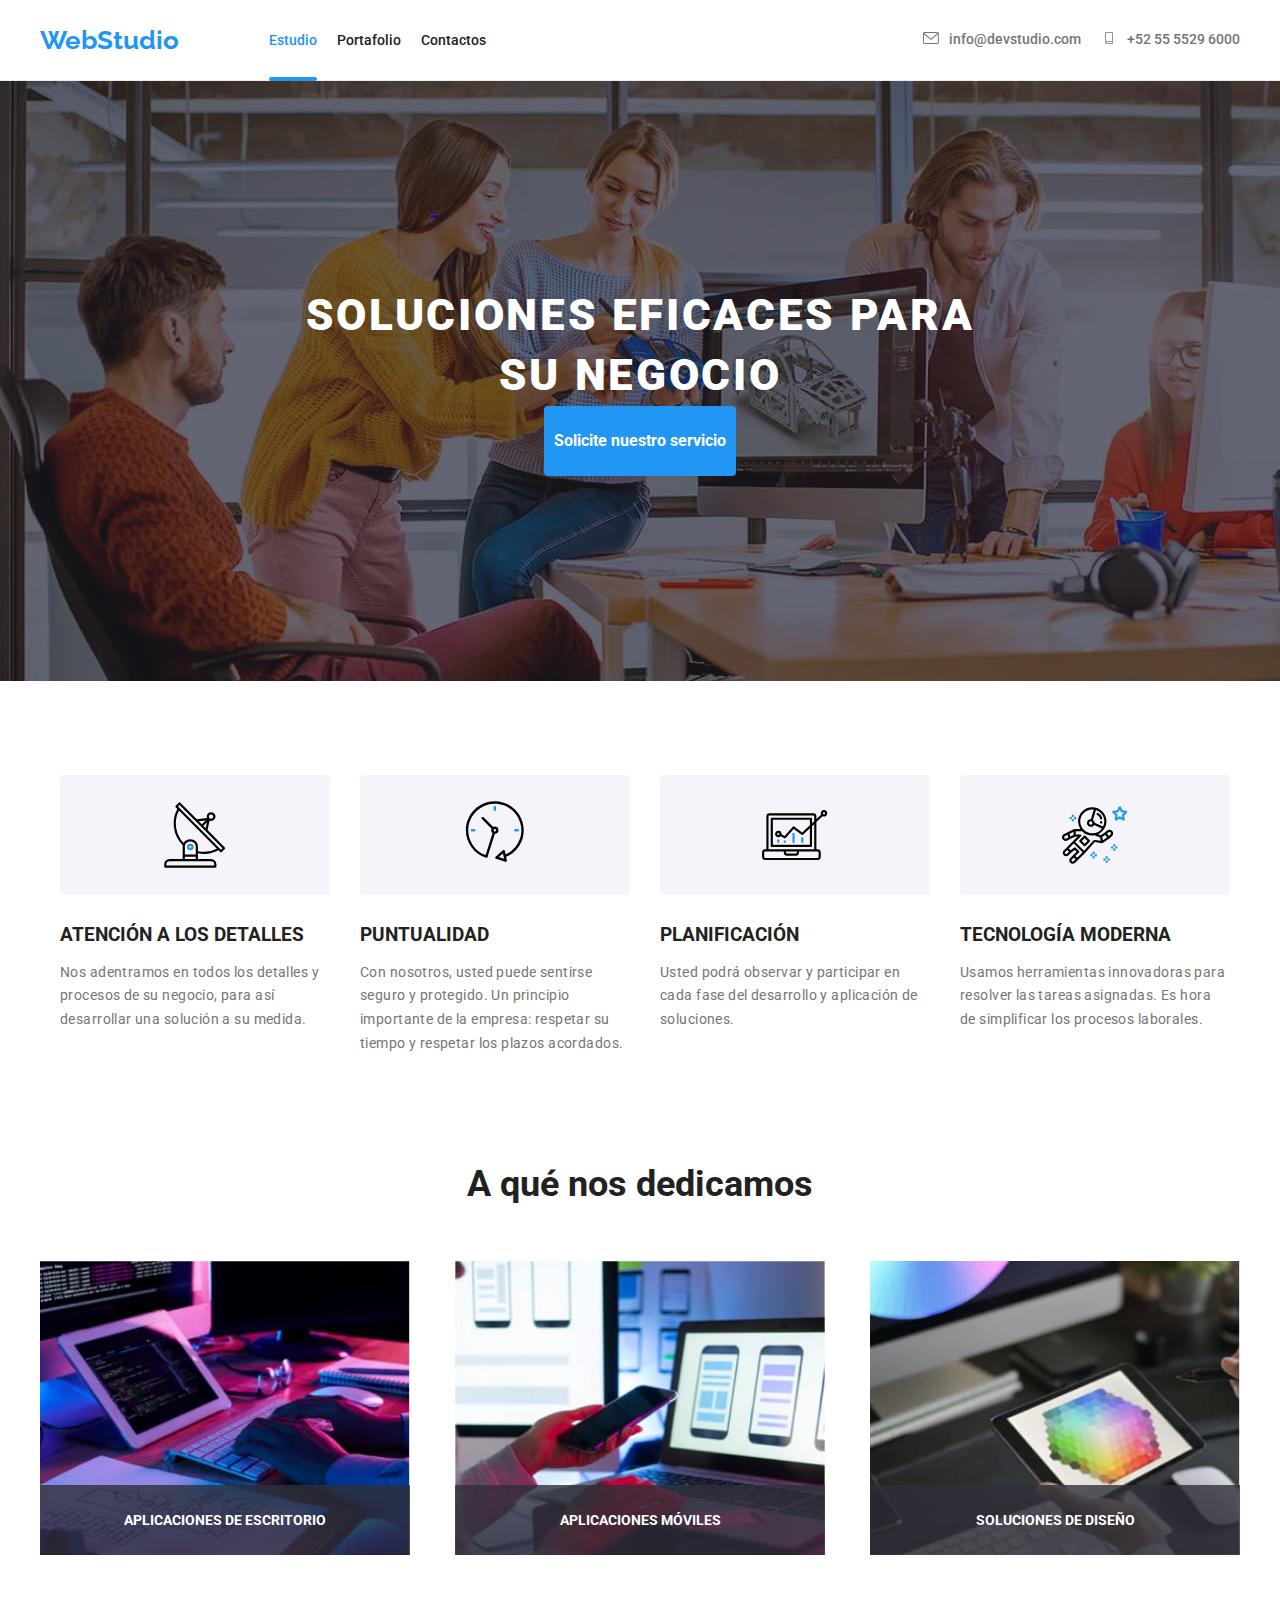
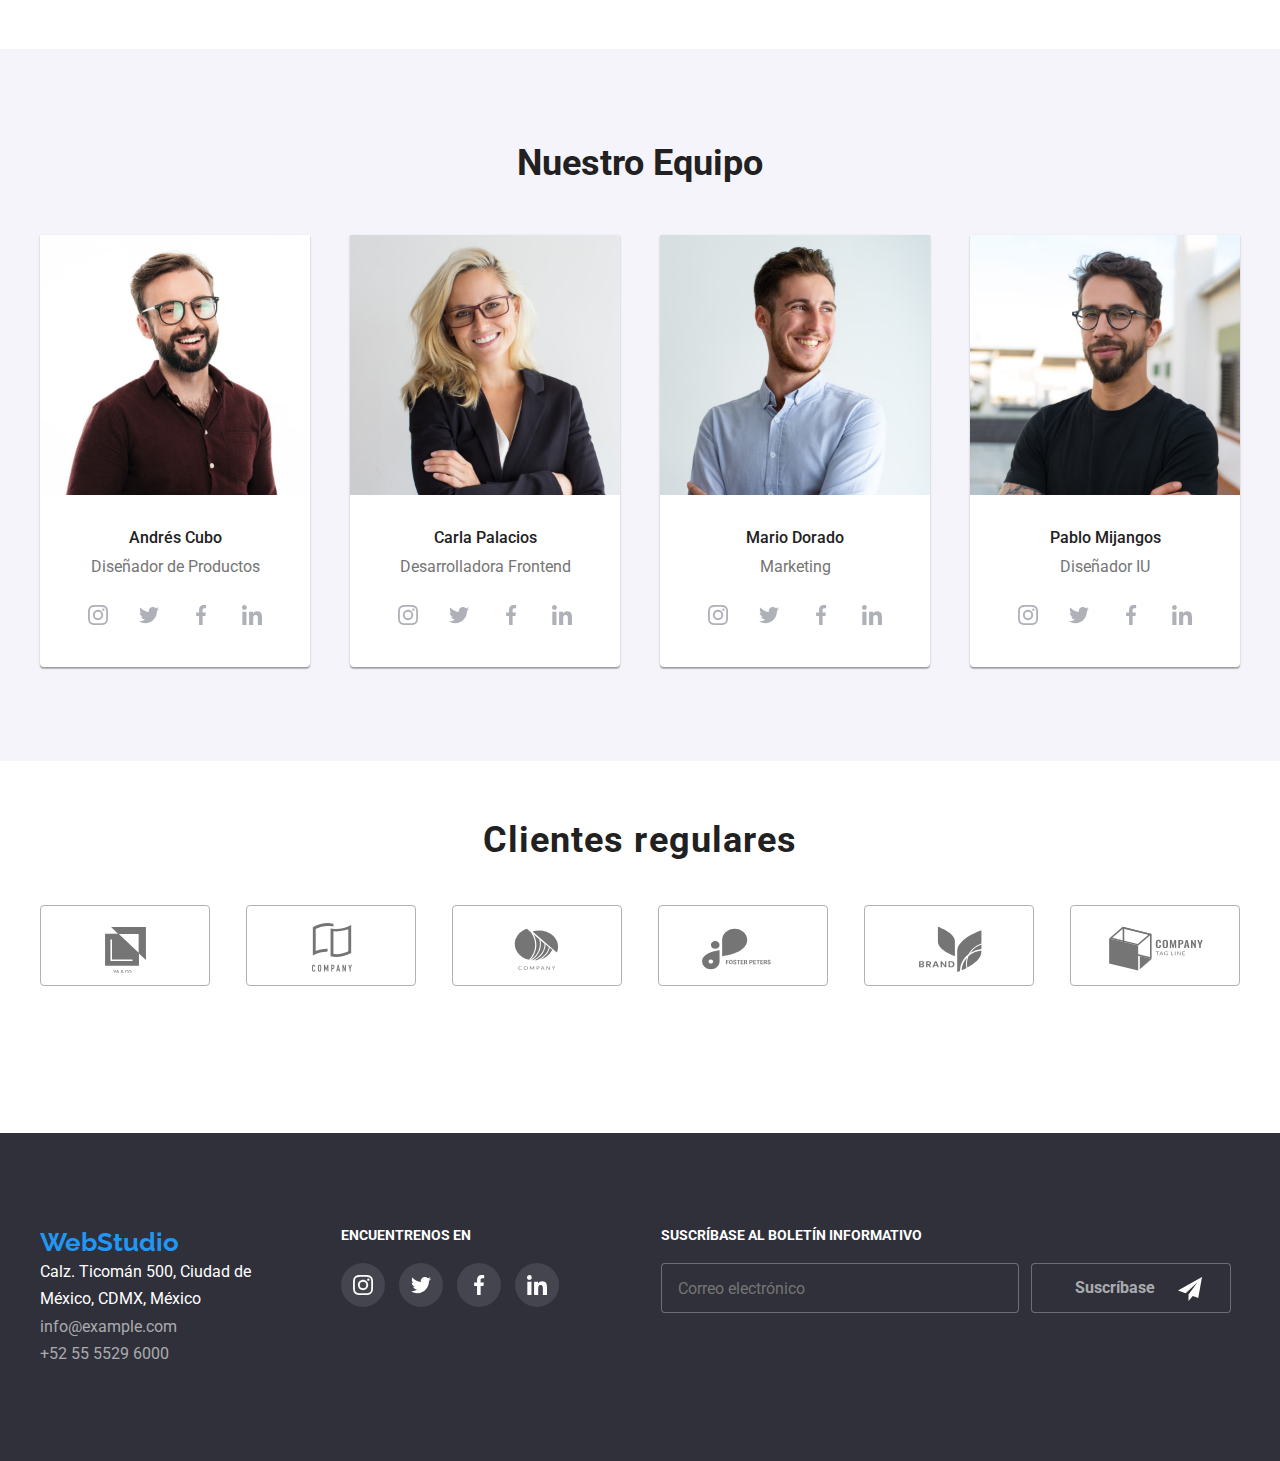
<file: index.html>
<!DOCTYPE html>
<html lang="en">
  <head>
    <meta charset="UTF-8" />
    <meta http-equiv="X-UA-Compatible" content="IE=edge" />
    <meta name="viewport" content="width=device-width, initial-scale=1.0" />
      <!--normalize-->
      <link
      rel="stylesheet"
      href="https://cdnjs.cloudflare.com/ajax/libs/modern-normalize/1.0.0/modern-normalize.min.css"
    />
    <link rel="preconnect" href="https://fonts.googleapis.com" />
    <link rel="preconnect" href="https://fonts.gstatic.com" crossorigin />
    <link
      href="https://fonts.googleapis.com/css2?family=Raleway:ital,wght@0,100;0,200;0,300;0,400;0,500;0,600;0,700;0,800;0,900;1,100;1,200;1,300;1,400;1,500;1,600;1,700;1,800;1,900&family=Roboto:ital,wght@0,100;0,300;0,400;0,500;0,700;0,900;1,100;1,300;1,400;1,500;1,700&display=swap"
      rel="stylesheet"
    />
    <title>WebStudio Proyect</title>
    <link rel="stylesheet" href="./CSS/main.min.css">
  </head>
  <body>
    <header class="header__border">
      <div class="header container">
        <nav class="header__nav nav">
          <a class="nav__logo logo" href="#">WebStudio</a>
            <ul class="nav__navigation-links list">
              <li class="link"><a class="nav__navigation-links--current nav__navigation" href="/index.html">Estudio</a></li>
                <li class="link"><a class="nav__navigation" href="./portafolio.html">Portafolio</a></li>
                <li class="link"><a class="nav__navigation" href="#">Contactos</a></li>
            </ul>
        </nav>

      <ul class="contacts list">
        <!--Envío de correo-->
        <li class="contacts__li">
          <a class="contacts__link"href="mailto:info@devstudio.com"
            >
            <svg class="contacts__icon">
            <use href="./images/icons.svg#icon-sobre">
            </use>
          </svg>info@devstudio.com</a>
                    
        </li>
        <!--Llamada telefónica-->
        <li>
          
          <a class="contacts__link" href="tel:+525555296000">
            <svg class="contacts__icon">
              <use href="./images/icons.svg#icon-telefono">
              </use>
            </svg>+52 55 5529 6000</a>
        </li>
      </ul>  
      </div>
    </header>
    <main>
      <section class="hero">
        <h1 class="hero__title">SOLUCIONES EFICACES PARA SU NEGOCIO</h1>
        <button type="button" class="hero__button" data-modal-open >Solicite nuestro servicio</button>
      </section>
      <section class="benefits container">
        <h2 class="benefits__principle-title" style="display: none">BENEFICIOS</h2>
        <ul class="list benefits__ul">
          <li class="benefits__items">
            <div class="benefits__icon-container">
              <svg class="benefits__icon">
              <use href="./images/icons.svg#icon-antena">
              </use>
            </svg>
          </div>
            <h3 class="benefits__title">ATENCIÓN A LOS DETALLES</h3>
            <p class="benefits__text">
              Nos adentramos en todos los detalles y procesos de su negocio,
              para así desarrollar una solución a su medida.
            </p>
          </li>

          <li class="benefits__items">
            <div class="benefits__icon-container">
              <svg class="benefits__icon">
              <use href="./images/icons.svg#icon-reloj">
              </use>
            </svg>
          </div>
            <h3 class="benefits__title">PUNTUALIDAD</h3>
            <p class="benefits__text">
              Con nosotros, usted puede sentirse seguro y protegido. Un
              principio importante de la empresa: respetar su tiempo y respetar
              los plazos acordados.
            </p>
          </li>

          <li class="benefits__items">
            <div class="benefits__icon-container">
              <svg class="benefits__icon">
              <use href="./images/icons.svg#icon-diagrama">
              </use>
            </svg>
          </div>
            <h3 class="benefits__title">PLANIFICACIÓN</h3>
            <p class="benefits__text">
              Usted podrá observar y participar en cada fase del desarrollo y
              aplicación de soluciones.
            </p>
          </li>

          <li class="benefits__items">
            <div class="benefits__icon-container">
              <svg class="benefits__icon">
              <use href="./images/icons.svg#icon-astronauta">
              </use>
            </svg>
          </div>
            <h3 class="benefits__title">TECNOLOGÍA MODERNA</h3>
            <p class="benefits__text">
              Usamos herramientas innovadoras para resolver las tareas
              asignadas. Es hora de simplificar los procesos laborales.
            </p>
          </li>
        </ul>
      </section>

      <section class="services container">
        <h2 class="services__title">A qué nos dedicamos</h2>
        <ul class="list services__list">
          <li>
            <div class="services__box">
            <img
              src="./images/img1.jpg"
              alt="Escribiendo en teclado"
              width="370"
              height="294"
            />
            <h3 class="services__text">APLICACIONES DE ESCRITORIO</h3>
          </div>
          </li>
          <li>
            <div class="services__box">
            <img
              src="./images/img2.jpg"
              alt="App Celular"
              width="370"
              height="294"
            />
            <h3 class="services__text">APLICACIONES MÓVILES</h3>
          </div>
          </li>
          <li>
            <div class="services__box">
            <img
              src="./images/img3.jpg"
              alt="Tablet"
              width="370"
              height="294"
            />
            <h3 class="services__text">SOLUCIONES DE DISEÑO</h3>
          </div>
          </li>
        </ul> 
      </section>

      <section class="team">
        <div class="container">
          <h2 class="team__title">Nuestro Equipo</h2>
            <ul class="list team__list">
              <li class="team__id">
                <img
                  src="./images/team1.jpg"
                  alt="Foto Andrés Cubo"
                  width="270"
                  height="260"
                />
                <h3 class="team__id-name">Andrés Cubo</h3>
                <p class="team__id-text">Diseñador de Productos</p>
                <ul class="list team__icons-media">
                  <li class="team__icons-background">
                <a href="#" target="_blank" rel="noopener noreferrer"> 
                <svg class="team__social-media">
                  <use href="./images/icons.svg#icon-instagram">
                  </use>
                </svg>
              </a>
              </li>
              <li class="team__icons-background">
            <a href="#" target="_blank" rel="noopener noreferrer"> 
            <svg  class="team__social-media">
              <use href="./images/icons.svg#icon-twitter">
              </use>
            </svg>
          </a>
              </li>
              <li class="team__icons-background">
            <a href="#" target="_blank" rel="noopener noreferrer"> 
            <svg  class="team__social-media">
              <use href="./images/icons.svg#icon-facebook">
              </use>
            </svg>
          </a>
              </li>
              <li class="team__icons-background">
            <a href="#" target="_blank" rel="noopener noreferrer"> 
            <svg  class="team__social-media">
              <use href="./images/icons.svg#icon-linkedin">
              </use>
            </svg>
          </a>
              </li>
          </ul>
          </li>
          <li class="team__id">
            <img
              src="./images/team2.jpg"
              alt="Foto Carla Palacios"
              width="270"
              height="260"
            />
            <h3 class="team__id-name">Carla Palacios</h3>
            <p class="team__id-text">Desarrolladora Frontend</p>
            <ul class="list team__icons-media">
              <li class="team__icons-background">
            <a href="#" target="_blank" rel="noopener noreferrer"> 
            <svg  class="team__social-media">
              <use href="./images/icons.svg#icon-instagram">
              </use>
            </svg>
          </a>
          </li> 
          <li class="team__icons-background">
            <a href="#" target="_blank" rel="noopener noreferrer"> 
            <svg  class="team__social-media">
              <use href="./images/icons.svg#icon-twitter">
              </use>
            </svg>
          </a>
          </li>
          <li class="team__icons-background">
            <a href="#" target="_blank" rel="noopener noreferrer"> 
            <svg  class="team__social-media">
              <use href="./images/icons.svg#icon-facebook">
              </use>
            </svg>
          </a>
          </li>
          <li class="team__icons-background">
            <a href="#" target="_blank" rel="noopener noreferrer"> 
            <svg  class="team__social-media">
              <use href="./images/icons.svg#icon-linkedin">
              </use>
            </svg>
          </a>
          </li>
          </ul>
          </li>
          <li class="team__id">
            <img
              src="./images/team3.jpg"
              alt="Foto Mario Dorado"
              width="270"
              height="260"
            />
            <h3 class="team__id-name">Mario Dorado</h3>
            <p class="team__id-text">Marketing</p>
            <ul class="list team__icons-media">
              <li class="team__icons-background">
            <a href="#" target="_blank" rel="noopener noreferrer"> 
            <svg  class="team__social-media">
              <use href="./images/icons.svg#icon-instagram">
              </use>
            </svg>
          </a>
              </li>
              <li class="team__icons-background">
            <a href="#" target="_blank" rel="noopener noreferrer"> 
            <svg  class="team__social-media">
              <use href="./images/icons.svg#icon-twitter">
              </use>
            </svg>
          </a>
          </li>
          <li class="team__icons-background">
            <a href="#" target="_blank" rel="noopener noreferrer"> 
            <svg  class="team__social-media">
              <use href="./images/icons.svg#icon-facebook">
              </use>
            </svg>
          </a>
          </li>
          <li class="team__icons-background">
            <a href="#" target="_blank" rel="noopener noreferrer"> 
            <svg  class="team__social-media">
              <use href="./images/icons.svg#icon-linkedin">
              </use>
            </svg>
          </a>
          </li>
          </ul>
          </li>
          <li class="team__id">
            <img
              src="./images/team4.jpg"
              alt="Foto Pablo Mijangos"
              width="270"
              height="260"
            />
            <h3 class="team__id-name">Pablo Mijangos</h3>
            <p class="team__id-text">Diseñador IU</p>
            <ul class="list team__icons-media">
              <li class="team__icons-background">
            <a href="#" target="_blank" rel="noopener noreferrer"> 
            <svg  class="team__social-media">
              <use href="./images/icons.svg#icon-instagram">
              </use>
            </svg>
          </a>
          </li>
          <li class="team__icons-background">
            <a href="#" target="_blank" rel="noopener noreferrer"> 
            <svg  class="team__social-media">
              <use href="./images/icons.svg#icon-twitter">
              </use>
            </svg>
          </a>
          </li>
          <li class="team__icons-background">
            <a href="#" target="_blank" rel="noopener noreferrer"> 
            <svg  class="team__social-media">
              <use href="./images/icons.svg#icon-facebook">
              </use>
            </svg>
          </a>
          </li>
          <li class="team__icons-background">
            <a href="#" target="_blank" rel="noopener noreferrer"> 
            <svg  class="team__social-media">
              <use href="./images/icons.svg#icon-linkedin">
              </use>
            </svg>
          </a>
          </li>
        </ul>
        </div>
        </section>

      <section class="clients">
        <h2 style="display: none">Clientes</h2>
      <div class="container company">
        <h3 class="company__title">Clientes regulares</h3>
        <ul class="list company__icon-container"> 
          <li class="company__rectangle">
          <a href="#" target="_blank" rel="noopener noreferrer">
          <svg  class="company__icon">
          <use href="./images/icons.svg#icon-logo1">
          </use>
          </svg>
        </a>
          </li>
          <li class="company__rectangle">
        <a href="#" target="_blank" rel="noopener noreferrer">
        <svg  class="company__icon">
          <use href="./images/icons.svg#icon-logo2">
          </use>
        </svg>
      </a>
      </li>
      <li class="company__rectangle">
        <a href="#" target="_blank" rel="noopener noreferrer">
        <svg  class="company__icon">
          <use href="./images/icons.svg#icon-logo3">
          </use>
        </svg>
      </a>
      </li>
      <li class="company__rectangle">
        <a href="#" target="_blank" rel="noopener noreferrer">
        <svg  class="company__icon">
          <use href="./images/icons.svg#icon-logo4">
          </use>
        </svg>
      </a>
      </li>
      <li class="company__rectangle">
        <a href="#" target="_blank" rel="noopener noreferrer">
        <svg  class="company__icon">
          <use href="./images/icons.svg#icon-logo5">
          </use>
        </svg>
      </a>
      </li>
      <li class="company__rectangle">
        <a href="#" target="_blank" rel="noopener noreferrer">
        <svg  class="company__icon">
          <use href="./images/icons.svg#icon-logo6">
          </use>
        </svg>
      </a>
      </li>
      </ul> 
      </div>
    </main>

    <footer class="footer">
      <div class="container footer__container">
        <div>
          <a class="logo" href="#">WebStudio</a>
          <address>
            <ul class="list footer__list">
              <li>
                <a class="footer__address"
              href="https://goo.gl/maps/PHKaTiNZTSh5ryRF7"
              target="_blank"
              rel="noopener noreferrer"
              >Calz. Ticomán 500, Ciudad de México, CDMX, México</a
            >
          </li>
          <li>
            <a class="footer__contact" href="mailto:info@example.com"
              >info@example.com</a
            >
          </li>
          <li>
            <a class="footer__contact" href="tel:+525555296000"
              >+52 55 5529 6000
            </a>
          </li>
        </ul>
      </address> 
      </div>
      <div class="footer__media">
        <h3 class="footer__media-title">ENCUENTRENOS EN</h3>
        <div class="footer__cont-icons">
        <a href="#" target="_blank" rel="noopener noreferrer">
        <svg  class="footer__social-media">
          <use href="./images/icons.svg#icon-instagram">
          </use>
        </svg>
      </a>  
      </div>
      <div class="footer__cont-icons">
        <a href="#" target="_blank" rel="noopener noreferrer">
        <svg  class="footer__social-media">
          <use href="./images/icons.svg#icon-twitter">
          </use>
        </svg>
      </a>
      </div>
      <div class="footer__cont-icons">
      <a href="#" target="_blank" rel="noopener noreferrer">
      <svg  class="footer__social-media">
        <use href="./images/icons.svg#icon-facebook">
        </use>
      </svg>
    </a>
    </div>
    <div class="footer__cont-icons">
      <a href="#" target="_blank" rel="noopener noreferrer">
      <svg  class="footer__social-media">
        <use href="./images/icons.svg#icon-linkedin">
        </use>
      </svg>
    </a>
    </div>
      </div>
<!--formulario subscripción al boletín-->
      <div class="boletin">
        <h3 class="boletin__h">SUSCRÍBASE al boletín informativo</h3>
        <form class="boletin__form">
          <input class="boletin__input" type="email" name="email" required placeholder="Correo electrónico"/>
          <button  class="boletin__submit" type="submit">Suscríbase
            <svg  class="boletin__send-email-icon">
              <use href="./images/icons.svg#icon-send-icon">
            </use>
          </svg>  
          </button>
        </form>
      </div>
      </div>
    </footer>

    <!--modal-->
    <div class="backdrop is-hidden" data-modal>
      <div class="modal">
        <button class="modal__close" data-modal-close>X</button>
          <h3 class="modal__title">Deje sus datos, nos contactaremos con usted</h3>
          <form class="form" autocomplete="on">
              <label class="form__label" for="name" >Nombre</label>
              <div class="form__cont-input">
                <input class="form__input" type="text" name="nombre" id="name">
                <svg class="form__svg-input">
                  <use href="./images/icons.svg#icon-user-form"></use>
                </svg>
              </div>

              <label class="form__label" for="tel">Teléfono</label>
              <div class="form__cont-input">
                <input class="form__input" type="tel" name="telefono" id="tel">
                <svg class="form__svg-input">
                  <use href="./images/icons.svg#icon-tel-form"></use>
                </svg>
              </div>
              
              <label class="form__label" for="email">E-mail</label>
              <div class="form__cont-input">
                <input class="form__input" type="email" name="email" id="email" required>
                <svg class="form__svg-input">
                  <use href="./images/icons.svg#icon-e-mail-form"></use>
                </svg>
              </div>
              
              <label class="form__label">Comentarios</label>
                <textarea class="modal__textarea" name="comentarios" placeholder="Introduzca el texto"></textarea>       
          
              
                <label class="checkbox">
                    <input class=checkbox__input type="checkbox" name="checkbox">
                      <svg class="checkbox__svg">
                        <use href="./images/icons.svg#icon-check"></use>
                      </svg>
                      <p class="checkbox__policy-p">
                        Estoy de acuerdo con el boletín informativo y acepto los <a class="checkbox__policy-a" href="#">Términos y Condiciones</a>
                      </p>
                  </label>
            
              <button class="send__form" type="submit">Enviar</button>
            </div>
          </form>
        </div>
        
      </div>
    </div>
    <script src="./js/modal.js"></script>
  </body>
</html>
</file>
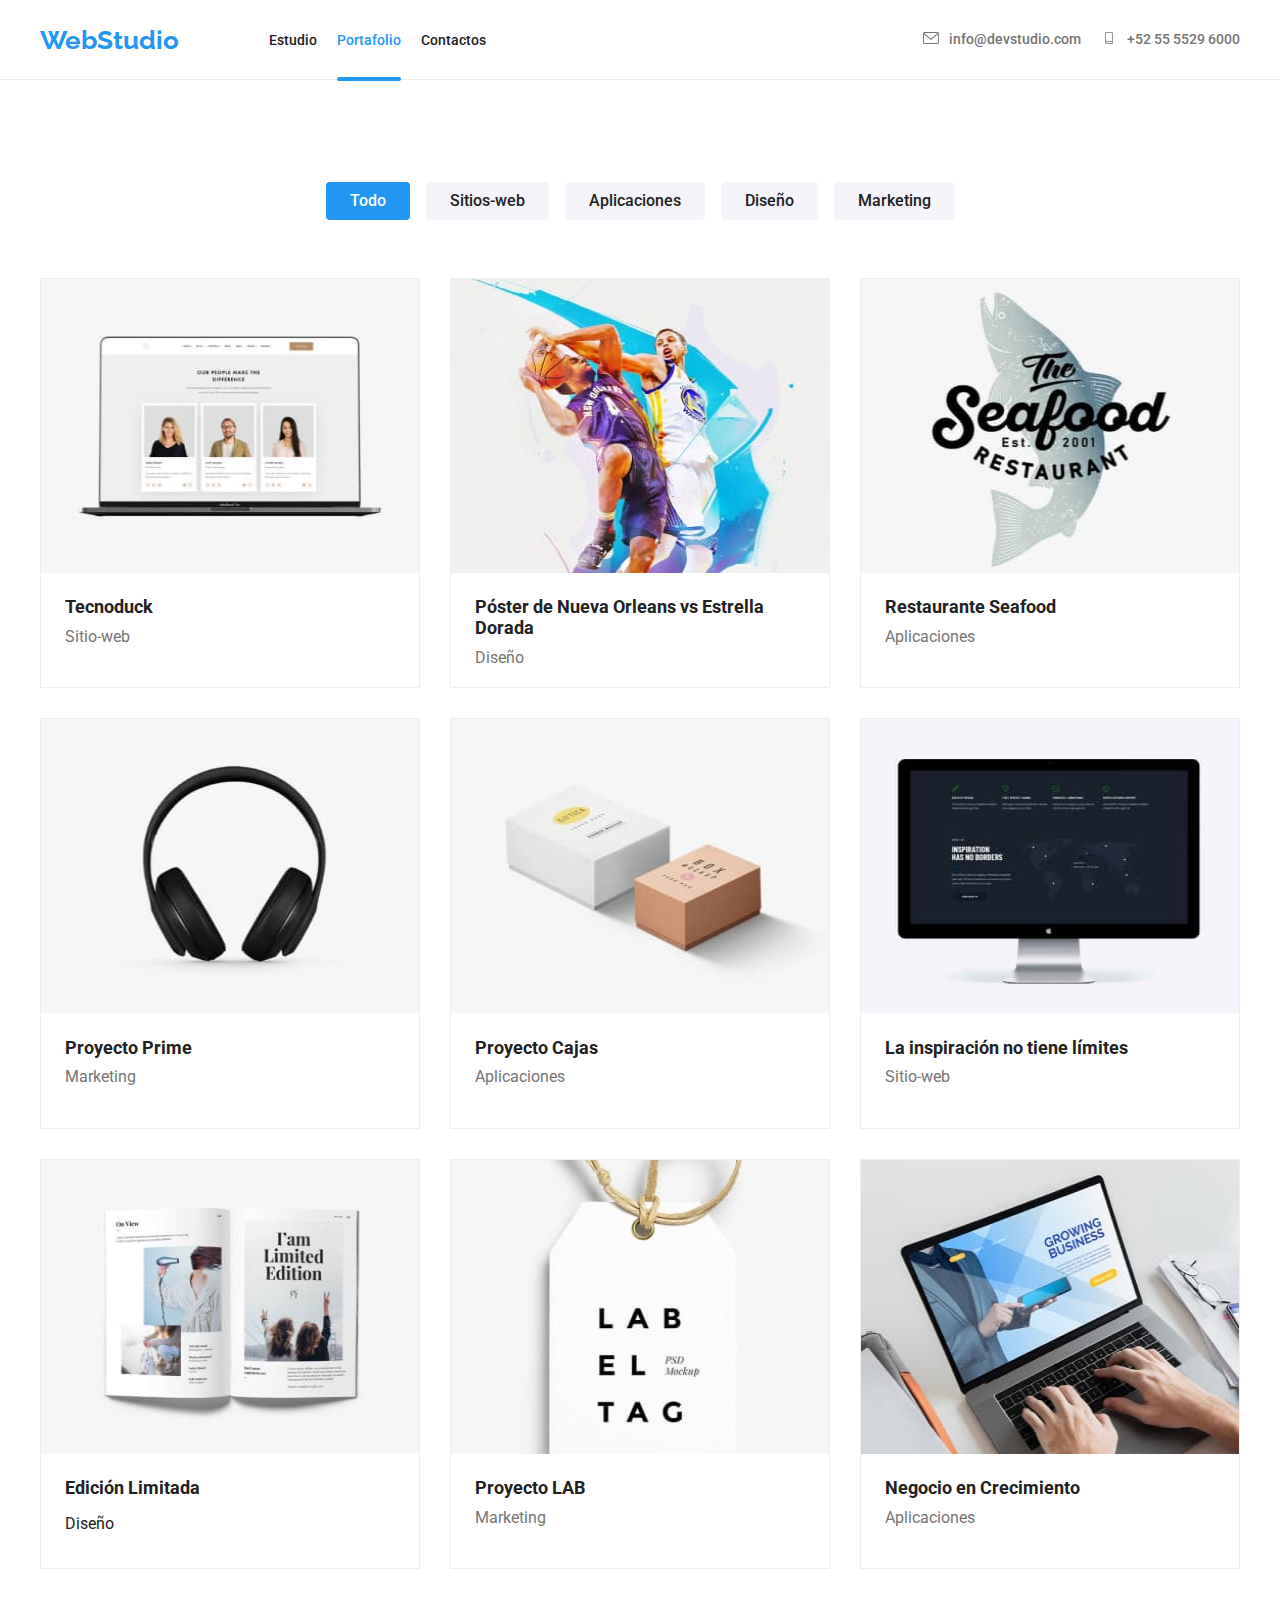
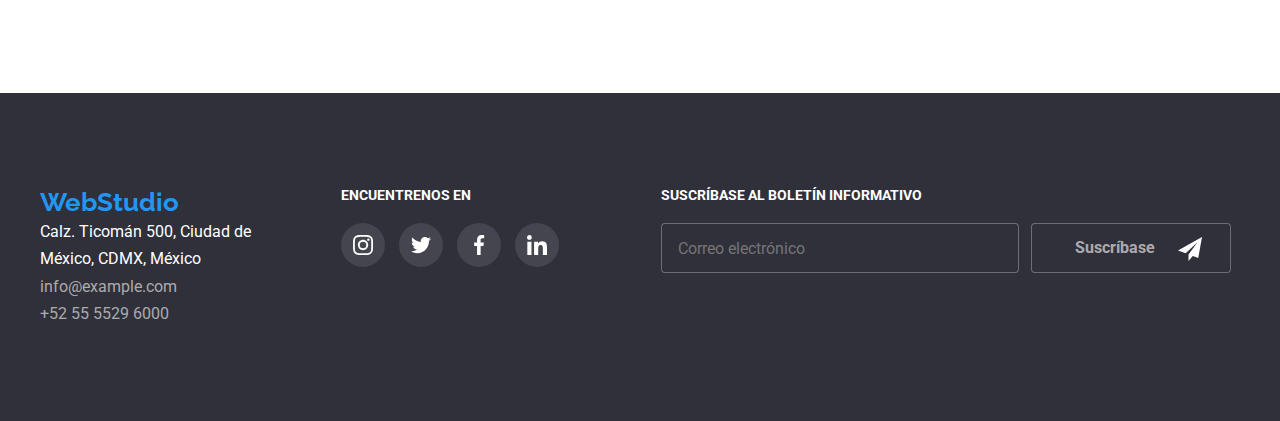
<file: portafolio.html>
<!DOCTYPE html>
<html lang="en">
<head>
    <meta charset="UTF-8">
    <meta http-equiv="X-UA-Compatible" content="IE=edge">
    <meta name="viewport" content="width=device-width, initial-scale=1.0">
    <link rel="preconnect" href="https://fonts.gstatic.com" crossorigin>
    <link href="https://fonts.googleapis.com/css2?family=Raleway:ital,wght@0,100;0,200;0,300;0,400;0,500;0,600;0,700;0,800;0,900;1,100;1,200;1,300;1,400;1,500;1,600;1,700;1,800;1,900&family=Roboto:ital,wght@0,100;0,300;0,400;0,500;0,700;0,900;1,100;1,300;1,400;1,500;1,700&display=swap" rel="stylesheet">
    <title>Portafolio</title>
    <link
    rel="stylesheet"
    href="https://cdnjs.cloudflare.com/ajax/libs/modern-normalize/1.0.0/modern-normalize.min.css"
  />
  <!--normalize-->
  <link
  rel="stylesheet"
  href="https://cdnjs.cloudflare.com/ajax/libs/modern-normalize/1.0.0/modern-normalize.min.css"
/>
    <link rel="stylesheet" href="./CSS/main.min.css"/>
</head>
<body>
  <header class="header header__border">
    <div class="header container">
      <nav class="header__nav nav">
        <a class="nav__logo logo" href="#">WebStudio</a>
          <ul class="nav__navigation-links list">
            <li class="link"><a class="nav__navigation" href="/index.html">Estudio</a></li>
              <li class="link"><a class="nav__navigation nav__navigation-links--current" href="./portafolio.html">Portafolio</a></li>
              <li class="link"><a class="nav__navigation" href="#">Contactos</a></li>
          </ul>
      </nav>

    <ul class="contacts list">
      <!--Envío de correo-->
      <li>
        <a class="contacts__link"href="mailto:info@devstudio.com"
          >
          <svg class="contacts__icon">
          <use href="./images/icons.svg#icon-sobre">
          </use>
        </svg>info@devstudio.com</a>
                  
      </li>
      <!--Llamada telefónica-->
      <li>
        
        <a class="contacts__link" href="tel:+525555296000">
          <svg class="contacts__icon">
            <use href="./images/icons.svg#icon-telefono">
            </use>
          </svg>+52 55 5529 6000</a>
      </li>
    </ul>  
    </div>
  </header>
        <main class="container" >
          <section class="portafolio">
            <h2 style="display: none">BUTTONS</h2>
            <ul class="list portafolio__buttons">  
              <li class="portafolio__button-projects"><button type="button" class="portafolio__link-project portafolio__link-projec--active">Todo</button></li>     
              <li class="portafolio__button-projects"><button type="button" class="portafolio__link-project">Sitios-web</button></li>
              <li class="portafolio__button-projects"><button type="button" class="portafolio__link-project">Aplicaciones</button></li>
              <li class="portafolio__button-projects"><button type="button" class="portafolio__link-project">Diseño</button></li>
              <li class="portafolio__button-projects"><button type="button" class="portafolio__link-project">Marketing</button></li>
            </ul>
            <ul class="list projects">
                <li class="projects__cards-border">
                  <div class="cards">
                    <img class="cards__images"
                    src="./images/laptop.jpg"
                    alt="laptop"
                    width="370"
                    height="294"
                    />
                    <div class="emergent">
                      <p class="emergent__text">
                        Tecnoduck es una plataforma de distribución de coronavirus de última generación. Las compañías usan esta plataforma para el espionaje digital y los ataques a los servidores seguros de la competencia.
                      </p>
                    </div>
                  </div>
                    <div class="box">
                      <h3 class="box__title">Tecnoduck</h3>
                      <p class="box__text">Sitio-web</p>
                    </div>
      
                </li>
      
                <li class="projects__cards-border">
                  <div class="cards">
                    <img class="cards__images"
                    src="./images/basketball.jpg"
                    alt="basketball photo"
                    width="370"
                    height="294"
                    />
                    <div class="emergent">
                      <p class="emergent__text">
                        Lorem ipsum dolor sit amet consectetur adipisicing elit. Nam quibusdam sed alias doloremque eligendi. Blanditiis id odio assumenda sunt dolores laudantium harum tempora provident fuga deleniti, earum eveniet, omnis modi.
                      </p>
                    </div>
                  </div>
                    <div class="box">
                    <h3 class="box__title">Póster de Nueva Orleans vs Estrella Dorada</h3>
                    <p class="box__text">Diseño</p>
                  </div>    
                </li>
                <li class="projects__cards-border">
                  <div class="cards">
                    <img class="cards__images"
                    src="./images/theseafoodrestaurant.jpg"
                    alt="Restaurant"
                    width="370"
                    height="294"
                    />
                    <div class="emergent">
                      <p class="emergent__text">
                        Lorem ipsum dolor sit amet consectetur adipisicing elit. Nam quibusdam sed alias doloremque eligendi. Blanditiis id odio assumenda sunt dolores laudantium harum tempora provident fuga deleniti, earum eveniet, omnis modi.
                      </p>
                    </div>
                  </div>
                    <div class="box">
                    <h3 class="box__title">Restaurante Seafood</h3>
                    <p class="box__text">Aplicaciones</p>
                    </div>
                </li>

                <li class="projects__cards-border">
                  <div class="cards">
                    <img class="cards__images"
                      src="./images/headphones.jpg"
                      alt="Headphoneslaptop"
                      width="370"
                      height="294"
                      />
                      <div class="emergent">
                        <p class="emergent__text">
                          Lorem ipsum dolor sit amet consectetur adipisicing elit. Nam quibusdam sed alias doloremque eligendi. Blanditiis id odio assumenda sunt dolores laudantium harum tempora provident fuga deleniti, earum eveniet, omnis modi.
                        </p>
                      </div>
                  </div>
                    
                      <div class="box">
                      <h3 class="box__title">Proyecto Prime</h3>
                      <p class="box__text">Marketing</p>
                    </div>
                  </li>
        
                  <li class="projects__cards-border">
                    <div class="cards">
                      <img class="cards__images"
                      src="./images/boxes.jpg"
                      alt="Boxes"
                      width="370"
                      height="294"
                      />
                      <div class="emergent">
                        <p class="emergent__text">
                          Lorem ipsum dolor sit amet consectetur adipisicing elit. Nam quibusdam sed alias doloremque eligendi. Blanditiis id odio assumenda sunt dolores laudantium harum tempora provident fuga deleniti, earum eveniet, omnis modi.
                        </p>
                      </div>
                    </div>
                    
                      <div class="box">
                      <h3 class="box__title">Proyecto Cajas</h3>
                      <p class="box__text">Aplicaciones</p>
                      </div>
                  </li>
        
                  <li class="projects__cards-border">
                    <div class="cards">
                      <img class="cards__images"
                      src="./images/monitor.jpg"
                      alt="Monitos"
                      width="370"
                      height="294"
                      />
                      <div class="emergent">
                        <p class="emergent__text">
                          Lorem ipsum dolor sit amet consectetur adipisicing elit. Nam quibusdam sed alias doloremque eligendi. Blanditiis id odio assumenda sunt dolores laudantium harum tempora provident fuga deleniti, earum eveniet, omnis modi.
                        </p>
                      </div>
                    </div>
                    
                      <div class="box">
                      <h3 class="box__title">La inspiración no tiene límites</h3>
                      <p class="box__text">Sitio-web</p>  
                      </div>
                    </li>

                  <li class="projects__cards-border">
                    <div class="cards">
                      <img class="cards__images"
                      src="./images/magazine.jpg"
                      alt="magazine"
                      width="370"
                      height="294"
                      />
                      <div class="emergent">
                        <p class="emergent__text">
                          Lorem ipsum dolor sit amet consectetur adipisicing elit. Nam quibusdam sed alias doloremque eligendi. Blanditiis id odio assumenda sunt dolores laudantium harum tempora provident fuga deleniti, earum eveniet, omnis modi.
                        </p>
                      </div>
                    </div>
                    
                      <div class="box">
                      <h3 class="box__title">Edición Limitada</h3>
                      <p class="p-projects">Diseño</p>  
                      </div>
                      
                  </li>
        
                  <li class="projects__cards-border">
                    <div class="cards">
                      <img class="cards__images"
                      src="./images/tag.jpg"
                      alt="tag"
                      width="370"
                      height="294"
                      />
                      <div class="emergent">
                        <p class="emergent__text">
                          Lorem ipsum dolor sit amet consectetur adipisicing elit. Nam quibusdam sed alias doloremque eligendi. Blanditiis id odio assumenda sunt dolores laudantium harum tempora provident fuga deleniti, earum eveniet, omnis modi.
                        </p>
                      </div>
                    </div>
                    
                      <div class="box">
                      <h3 class="box__title">Proyecto LAB</h3>
                      <p class="box__text">Marketing</p>  
                      </div>
                      
                  </li>
        
                  <li class="projects__cards-border">
                    <div class="cards">
                      <img class="cards__images"
                      src="./images/pc.jpg"
                      alt="Personal computer"
                      width="370"
                      height="294"
                      />
                      <div class="emergent">
                        <p class="emergent__text">
                          Lorem ipsum dolor sit amet consectetur adipisicing elit. Nam quibusdam sed alias doloremque eligendi. Blanditiis id odio assumenda sunt dolores laudantium harum tempora provident fuga deleniti, earum eveniet, omnis modi.
                        </p>
                      </div>
                    </div>
                    
                      <div class="box">
                      <h3 class="box__title">Negocio en Crecimiento</h3>
                      <p class="box__text">Aplicaciones</p>  
                      </div>
                      
                  </li>
                  </ul>
          </section>
        </main>
    
        <footer class="footer">
          <div class="container footer__container">
            <div>
              <a class="logo" href="#">WebStudio</a>
              <address>
                <ul class="list footer__list">
                  <li>
                    <a class="footer__address"
                  href="https://goo.gl/maps/PHKaTiNZTSh5ryRF7"
                  target="_blank"
                  rel="noopener noreferrer"
                  >Calz. Ticomán 500, Ciudad de México, CDMX, México</a
                >
              </li>
              <li>
                <a class="footer__contact" href="mailto:info@example.com"
                  >info@example.com</a
                >
              </li>
              <li>
                <a class="footer__contact" href="tel:+525555296000"
                  >+52 55 5529 6000
                </a>
              </li>
            </ul>
          </address> 
          </div>
          <div class="footer__media">
            <h3 class="footer__media-title">ENCUENTRENOS EN</h3>
            <div class="footer__cont-icons">
            <a href="#" target="_blank" rel="noopener noreferrer">
            <svg  class="footer__social-media">
              <use href="./images/icons.svg#icon-instagram">
              </use>
            </svg>
          </a>  
          </div>
          <div class="footer__cont-icons">
            <a href="#" target="_blank" rel="noopener noreferrer">
            <svg  class="footer__social-media">
              <use href="./images/icons.svg#icon-twitter">
              </use>
            </svg>
          </a>
          </div>
          <div class="footer__cont-icons">
          <a href="#" target="_blank" rel="noopener noreferrer">
          <svg  class="footer__social-media">
            <use href="./images/icons.svg#icon-facebook">
            </use>
          </svg>
        </a>
        </div>
        <div class="footer__cont-icons">
          <a href="#" target="_blank" rel="noopener noreferrer">
          <svg  class="footer__social-media">
            <use href="./images/icons.svg#icon-linkedin">
            </use>
          </svg>
        </a>
        </div>
          </div>
    <!--formulario subscripción al boletín-->
          <div class="boletin">
            <h3 class="boletin__h">SUSCRÍBASE al boletín informativo</h3>
            <form class="boletin__form">
              <input class="boletin__input" type="email" name="email" required placeholder="Correo electrónico"/>
              <button  class="boletin__submit" type="submit">Suscríbase
                <svg  class="boletin__send-email-icon">
                  <use href="./images/icons.svg#icon-send-icon">
                </use>
              </svg>  
              </button>
            </form>
          </div>
          </div>
        </footer>
</body>
</html>
</file>
<file: CSS/main.min.css>
body{font-family:Roboto,sans-serif;color:#212121}h1,h2,h3,h4,h5,h6,ul{margin:0;padding:0}.list{list-style:none}.container{width:1200px;margin:0 auto}.logo{font-family:Raleway,sans-serif;font-size:26px;font-weight:700;line-height:1.19;text-decoration:none;color:#2196f3}.header__border{border-bottom:1px #ececec solid}.header{height:80px;display:-webkit-box;display:-ms-flexbox;display:flex;-webkit-box-pack:justify;-ms-flex-pack:justify;justify-content:space-between}.header__nav{display:-webkit-box;display:-ms-flexbox;display:flex;-webkit-box-pack:justify;-ms-flex-pack:justify;justify-content:space-between;-webkit-box-align:center;-ms-flex-align:center;align-items:center;gap:90px}.nav__navigation-links{display:-webkit-box;display:-ms-flexbox;display:flex;-webkit-box-align:center;-ms-flex-align:center;align-items:center;gap:20px;height:80px}.nav__navigation{font-size:14px;font-weight:500;line-height:1.14;color:#212121;text-decoration:none;margin-bottom:30px;-webkit-transition:color 250ms cubic-bezier(.4,0,.2,1);-o-transition:color 250ms cubic-bezier(.4,0,.2,1);transition:color 250ms cubic-bezier(.4,0,.2,1)}.nav__navigation:hover{color:#2196f3}.link{position:relative}.link .nav__navigation-links--current{color:#2196f3}.link .nav__navigation-links--current::after{content:"";position:absolute;width:100%;height:4px;left:0;background-color:#2196f3;border-radius:2px;bottom:-32px}.contacts{display:-webkit-box;display:-ms-flexbox;display:flex;-webkit-box-pack:center;-ms-flex-pack:center;justify-content:center;-webkit-box-align:center;-ms-flex-align:center;align-items:center;gap:20px;font-size:14px;font-weight:500;line-height:1.14}.contacts__link{color:#757575;text-decoration:none;-webkit-transition:color 250ms cubic-bezier(.4,0,.2,1);-o-transition:color 250ms cubic-bezier(.4,0,.2,1);transition:color 250ms cubic-bezier(.4,0,.2,1)}.contacts__link:hover{color:#2196f3}.contacts__link:hover:hover .contacts__icon{fill:#2196f3;color:#2196f3}.contacts__icon{width:16px;height:12px;margin-right:10px;fill:#757575;-webkit-transition:fill 250ms cubic-bezier(.4,0,.2,1);-o-transition:fill 250ms cubic-bezier(.4,0,.2,1);transition:fill 250ms cubic-bezier(.4,0,.2,1)}.hero{height:600px;display:-webkit-box;display:-ms-flexbox;display:flex;-webkit-box-pack:center;-ms-flex-pack:center;justify-content:center;-webkit-box-align:center;-ms-flex-align:center;align-items:center;-webkit-box-orient:vertical;-webkit-box-direction:normal;-ms-flex-direction:column;flex-direction:column;letter-spacing:6%;background-color:#2f303a;background-image:-webkit-gradient(linear,left top,left bottom,from(rgba(47,48,58,.4)),to(rgba(47,48,58,.4))),url(../images/Image-hero.jpg);background-image:-o-linear-gradient(top,rgba(47,48,58,.4),rgba(47,48,58,.4)),url(../images/Image-hero.jpg);background-image:linear-gradient(to bottom,rgba(47,48,58,.4),rgba(47,48,58,.4)),url(../images/Image-hero.jpg);background-repeat:no-repeat;background-size:cover}.hero__title{font-style:normal;font-weight:900;font-size:44px;line-height:1.36;text-align:center;color:#fff;letter-spacing:.06em;width:696px}.hero__button{background-color:#2196f3;color:#fff;font-weight:700;font-size:16px;font-style:bold;line-height:1.87;cursor:pointer;border:#2196f3;border-radius:4px;padding:20px 10px}.hero__button:hover{background-color:#2196f3}.backdrop{position:fixed;left:0;top:0;width:100%;height:100vh;background:rgba(0,0,0,.2);opacity:1;visibility:visible;-webkit-transition:opacity 250ms cubic-bezier(.4,0,.2,1),250ms cubic-bezier(.4,0,.2,1);-o-transition:opacity 250ms cubic-bezier(.4,0,.2,1),250ms cubic-bezier(.4,0,.2,1);transition:opacity 250ms cubic-bezier(.4,0,.2,1),250ms cubic-bezier(.4,0,.2,1)}.backdrop.is-hidden{visibility:hidden;opacity:0;pointer-events:none}.backdrop.is-hidden .modal{-webkit-transform:translate(-50%,-50%) scale(.7);-ms-transform:translate(-50%,-50%) scale(.7);transform:translate(-50%,-50%) scale(.7)}.modal{position:fixed;top:50%;left:50%;width:528px;height:581px;background-color:#fff;border-radius:4px;-webkit-box-shadow:0 1px 3px rgba(0,0,0,.12),0 1px 1px rgba(0,0,0,.14),0 2px 1px rgba(0,0,0,.2);box-shadow:0 1px 3px rgba(0,0,0,.12),0 1px 1px rgba(0,0,0,.14),0 2px 1px rgba(0,0,0,.2);-webkit-transform:translate(-50%,-50%) scale(1);-ms-transform:translate(-50%,-50%) scale(1);transform:translate(-50%,-50%) scale(1);-webkit-transition:-webkit-transform 250ms cubic-bezier(.4,0,.2,1);transition:-webkit-transform 250ms cubic-bezier(.4,0,.2,1);-o-transition:transform 250ms cubic-bezier(.4,0,.2,1);transition:transform 250ms cubic-bezier(.4,0,.2,1);transition:transform 250ms cubic-bezier(.4,0,.2,1),-webkit-transform 250ms cubic-bezier(.4,0,.2,1);padding:40px}.modal__title{font-weight:700;margin-bottom:12px}.modal__close{position:absolute;top:8px;right:8px;display:-webkit-box;display:-ms-flexbox;display:flex;-webkit-box-pack:center;-ms-flex-pack:center;justify-content:center;-webkit-box-align:center;-ms-flex-align:center;align-items:center;width:30px;height:30px;color:#000;background-color:#fff;border:1px solid rgba(0,0,0,.1);border-radius:50%;cursor:pointer}.form__cont-input{position:relative;margin-bottom:10px}.form__input{width:100%;height:40px;border-radius:4px;outline:0;padding-left:28px;border:1px solid rgba(33,33,33,.2);-webkit-transition:border 250ms cubic-bezier(.4,0,.2,1);-o-transition:border 250ms cubic-bezier(.4,0,.2,1);transition:border 250ms cubic-bezier(.4,0,.2,1)}.form__input:focus,.form__input:hover{border:1px solid #2196f3}.form__input:hover+.form__svg-input{fill:#2196f3}.form__input:focus+.form__svg-input{fill:#2196f3}.form__svg-input{position:absolute;width:12px;height:12px;top:14px;left:15px;-webkit-transition:fill 250ms cubic-bezier(.4,0,.2,1);-o-transition:fill 250ms cubic-bezier(.4,0,.2,1);transition:fill 250ms cubic-bezier(.4,0,.2,1)}.form__svg-input:hover{fill:#2196f3}.modal__textarea{width:100%;height:120px;resize:none;outline:0;border:1px solid rgba(33,33,33,.2);padding:12px 16px;border-radius:4px;font-size:12px;text-align:start;-webkit-transition:border 250ms cubic-bezier(.4,0,.2,1);-o-transition:border 250ms cubic-bezier(.4,0,.2,1);transition:border 250ms cubic-bezier(.4,0,.2,1)}.modal__textarea:focus,.modal__textarea:hover{border:1px solid #2196f3}.checkbox{display:-webkit-box;display:-ms-flexbox;display:flex}.checkbox__policy-p{color:#757575;font-size:14px;font-weight:400;letter-spacing:.03em;margin:0;line-height:1.7}.checkbox__policy-a{text-decoration:none;color:#757575}.checkbox__svg{width:16px;height:15px;border-radius:2px;border:1px solid #000;margin-right:8px;margin-top:5px}.form__label{font-size:14px;color:#757575}.checkbox__input{-webkit-appearance:none;-moz-appearance:none;appearance:none;border:#212121}.checkbox__input:checked+.checkbox__svg{background-color:#2196f3;border:1px solid #2196f3}.send__form{width:200px;height:50px;color:#fff;background-color:#188ce8;border-radius:4px;border:1px solid #188ce8;-webkit-box-shadow:0 4px 4px rgba(0,0,0,.15);box-shadow:0 4px 4px rgba(0,0,0,.15);-webkit-transform:translateX(50%);-ms-transform:translateX(50%);transform:translateX(50%);cursor:pointer}.benefits{padding:94px 0}.benefits__ul{display:-webkit-box;display:-ms-flexbox;display:flex;-webkit-box-pack:justify;-ms-flex-pack:justify;justify-content:space-between;margin-right:20px;margin-left:20px}.benefits__items{margin-right:30px}.benefits__items .__title{color:#212121;font-weight:700;font-size:14px;line-height:1.14;letter-spacing:.03em}.benefits__icon-container{width:270px;height:120px;background-color:#f5f4fa;border-radius:4px;padding:25px 102.34px;margin-bottom:30px}.benefits__icon{width:65.32px;height:70px}.benefits__text{color:#757575;font-weight:400;font-size:14px;line-height:1.71;letter-spacing:.03em}.services{padding:0 0 94px 0}.services__title{font-weight:700;font-size:36px;line-height:1.16;margin-bottom:55px;text-align:center}.services__list{display:-webkit-box;display:-ms-flexbox;display:flex;-webkit-box-pack:justify;-ms-flex-pack:justify;justify-content:space-between}.services__box{position:relative;width:370px;height:294px}.services__text{position:absolute;display:-webkit-box;display:-ms-flexbox;display:flex;-webkit-box-pack:center;-ms-flex-pack:center;justify-content:center;padding:27px 0;bottom:0;font-size:14px;color:#fff;background-color:rgba(47,48,58,.8);width:370px;height:70px}.team__title{font-weight:700;font-size:36px;color:#212121;line-height:1.16;margin-bottom:50px}.team__list{display:-webkit-box;display:-ms-flexbox;display:flex;-webkit-box-pack:justify;-ms-flex-pack:justify;justify-content:space-between;text-align:center}.team__id{-webkit-box-shadow:0 1px 3px rgba(0,0,0,.12),0 1px 1px rgba(0,0,0,.14),0 2px 1px rgba(0,0,0,.2);box-shadow:0 1px 3px rgba(0,0,0,.12),0 1px 1px rgba(0,0,0,.14),0 2px 1px rgba(0,0,0,.2);border-radius:0 0 4px 4px;background-color:#fff}.team__id-name{font-weight:500;font-size:16px;color:#212121;line-height:1.18;margin:30px 0 10px 0}.team__id-text{font-weight:400;font-size:16px;color:#757575;line-height:1.18;margin-top:10px}.team{background-color:#f5f4fa;-webkit-box-align:center;-ms-flex-align:center;align-items:center;padding:94px 0}.team__title{text-align:center}.team__icons-media{display:-webkit-box;display:-ms-flexbox;display:flex;-ms-flex-pack:distribute;justify-content:space-around;padding:0 32px 30px 32px}.team__icons-background{width:44px;height:44px;border-radius:50%;padding:12px;background-color:#fff;-webkit-transition:background-color 250ms cubic-bezier(.4,0,.2,1);-o-transition:background-color 250ms cubic-bezier(.4,0,.2,1);transition:background-color 250ms cubic-bezier(.4,0,.2,1)}.team__icons-background:hover{background-color:#2196f3;cursor:pointer}.team__icons-background:hover:hover .team__social-media{fill:#fff}.team__social-media{fill:#afb1b8;background-image:none;width:20px;height:20px;-webkit-transition:fill 250ms cubic-bezier(.4,0,.2,1);-o-transition:fill 250ms cubic-bezier(.4,0,.2,1);transition:fill 250ms cubic-bezier(.4,0,.2,1)}.company{height:372px;padding-top:59px;display:-webkit-box;display:-ms-flexbox;display:flex;-webkit-box-orient:vertical;-webkit-box-direction:normal;-ms-flex-direction:column;flex-direction:column}.company__title{text-align:center;font-weight:700;font-size:36px;letter-spacing:.03em;margin-bottom:44px}.company__icon{width:106px;height:52.83px;fill:#757575;-webkit-transition:fill 250ms cubic-bezier(.4,0,.2,1);-o-transition:fill 250ms cubic-bezier(.4,0,.2,1);transition:fill 250ms cubic-bezier(.4,0,.2,1)}.company__icon-container{display:-webkit-box;display:-ms-flexbox;display:flex;-webkit-box-pack:justify;-ms-flex-pack:justify;justify-content:space-between}.company__rectangle{width:170px;height:81px;border-radius:4px;border:1px #afb1b8 solid;padding:14.09px 32px;cursor:pointer;-webkit-transition:border 250ms cubic-bezier(.4,0,.2,1);-o-transition:border 250ms cubic-bezier(.4,0,.2,1);transition:border 250ms cubic-bezier(.4,0,.2,1)}.company__rectangle:hover{border:1px #2196f3 solid}.company__rectangle:hover:hover .company__icon{fill:#2196f3}.footer{background-color:#2f303a;padding:94px 0}.footer__container{display:-webkit-box;display:-ms-flexbox;display:flex;gap:70px}.footer__list{padding:0;width:231px}.footer__address{color:#fff;font-style:normal;text-decoration:none;line-height:1.71}.footer__contact{color:rgba(255,255,255,.6);font-style:normal;text-decoration:none;line-height:1.71}.footer__media{width:250px}.footer__social-media{width:20px;height:20px;fill:#fff}.footer__media-title{color:#fff;font-weight:700;margin-bottom:20px;font-size:14px;text-transform:uppercase}.footer__cont-icons{display:inline-block;width:44px;height:44px;background-color:rgba(255,255,255,.1);border-radius:50%;padding:12px;margin-right:10px;-webkit-transition:background-color 250ms cubic-bezier(.4,0,.2,1);-o-transition:background-color 250ms cubic-bezier(.4,0,.2,1);transition:background-color 250ms cubic-bezier(.4,0,.2,1)}.footer__cont-icons:hover{background-color:#2196f3}.boletin__form{display:-webkit-box;display:-ms-flexbox;display:flex;gap:12px;width:100%}.boletin__h{color:#fff;margin-bottom:20px;font-size:14px;text-transform:uppercase;font-weight:700}.boletin__input{position:relative;height:50px;width:358px;outline:0;background-color:#2f303a;border-radius:4px;border:1px solid rgba(255,255,255,.3019607843);padding:15px 16px;color:rgba(255,255,255,.6);font-weight:400}.boletin__submit{position:relative;height:50px;width:200px;border-radius:4px;background-color:#2f303a;color:rgba(255,255,255,.6);border:1px solid rgba(255,255,255,.3019607843);cursor:pointer;padding:10px 72px 10px 39px;font-weight:700;-webkit-transition:color 250ms cubic-bezier(.4,0,.2,1),background-color 250ms cubic-bezier(.4,0,.2,1),border 250ms cubic-bezier(.4,0,.2,1);-o-transition:color 250ms cubic-bezier(.4,0,.2,1),background-color 250ms cubic-bezier(.4,0,.2,1),border 250ms cubic-bezier(.4,0,.2,1);transition:color 250ms cubic-bezier(.4,0,.2,1),background-color 250ms cubic-bezier(.4,0,.2,1),border 250ms cubic-bezier(.4,0,.2,1)}.boletin__submit:hover{background-color:#2196f3;color:#fff;border:1px solid #2196f3}.boletin__send-email-icon{position:absolute;fill:#fff;width:24px;height:24px;right:28px;top:13px;bottom:13px}.portafolio{padding:94px 0}.portafolio__buttons{display:-webkit-box;display:-ms-flexbox;display:flex;-webkit-box-pack:center;-ms-flex-pack:center;justify-content:center;padding-bottom:50px}.portafolio__button-projects{padding:8px}.portafolio__link-project{font-size:16px;font-weight:500;line-height:1.62;color:#212121;background-color:#f5f4fa;cursor:pointer;border:#2196f3;border-radius:4px;padding:6px 24px;-webkit-box-shadow:none;box-shadow:none;-webkit-transition:color 250ms cubic-bezier(.4,0,.2,1),background-color 250ms cubic-bezier(.4,0,.2,1),-webkit-box-shadow 250ms cubic-bezier(.4,0,.2,1);transition:color 250ms cubic-bezier(.4,0,.2,1),background-color 250ms cubic-bezier(.4,0,.2,1),-webkit-box-shadow 250ms cubic-bezier(.4,0,.2,1);-o-transition:color 250ms cubic-bezier(.4,0,.2,1),background-color 250ms cubic-bezier(.4,0,.2,1),box-shadow 250ms cubic-bezier(.4,0,.2,1);transition:color 250ms cubic-bezier(.4,0,.2,1),background-color 250ms cubic-bezier(.4,0,.2,1),box-shadow 250ms cubic-bezier(.4,0,.2,1);transition:color 250ms cubic-bezier(.4,0,.2,1),background-color 250ms cubic-bezier(.4,0,.2,1),box-shadow 250ms cubic-bezier(.4,0,.2,1),-webkit-box-shadow 250ms cubic-bezier(.4,0,.2,1)}.portafolio__link-project:hover{color:#fff;background-color:#2196f3;-webkit-box-shadow:0 3px 1px rgba(0,0,0,.1),0 1px 2px rgba(0,0,0,.08),0 2px 2px rgba(0,0,0,.12);box-shadow:0 3px 1px rgba(0,0,0,.1),0 1px 2px rgba(0,0,0,.08),0 2px 2px rgba(0,0,0,.12);border-radius:4px}.portafolio__link-projec--active{color:#fff;background-color:#2196f3}.projects{display:-webkit-box;display:-ms-flexbox;display:flex;-ms-flex-wrap:wrap;flex-wrap:wrap;-webkit-box-pack:justify;-ms-flex-pack:justify;justify-content:space-between}.projects__cards-border{border:1px #eee solid;margin-bottom:30px;-ms-flex-preferred-size:calc((100% - 60px)/ 3);flex-basis:calc((100% - 60px)/ 3);cursor:pointer;-webkit-box-shadow:none;box-shadow:none;-webkit-transition:-webkit-box-shadow 250ms cubic-bezier(.4,0,.2,1);transition:-webkit-box-shadow 250ms cubic-bezier(.4,0,.2,1);-o-transition:box-shadow 250ms cubic-bezier(.4,0,.2,1);transition:box-shadow 250ms cubic-bezier(.4,0,.2,1);transition:box-shadow 250ms cubic-bezier(.4,0,.2,1),-webkit-box-shadow 250ms cubic-bezier(.4,0,.2,1)}.projects__cards-border:hover{-webkit-box-shadow:0 1px 1px rgba(0,0,0,.12),0 4px 4px rgba(0,0,0,.06),1px 4px 6px rgba(0,0,0,.16);box-shadow:0 1px 1px rgba(0,0,0,.12),0 4px 4px rgba(0,0,0,.06),1px 4px 6px rgba(0,0,0,.16)}.projects__cards-border:hover:hover .emergent{-webkit-transform:translateY(0);-ms-transform:translateY(0);transform:translateY(0)}.box{padding:20px 24px;height:110px;width:100%}.box__title{font-weight:700;font-size:18px;color:#212121;margin-bottom:4px}.box__text{font-weight:400;font-size:16;line-height:1.87;color:#757575;margin-top:4px}.cards{position:relative;overflow:hidden}.cards__images{width:100%}.emergent{width:100%;height:294px;background-color:rgba(33,150,243,.9);position:absolute;top:0;-webkit-transform:translatey(102%);-ms-transform:translatey(102%);transform:translatey(102%);-webkit-transition:-webkit-transform 250ms cubic-bezier(.4,0,.2,1);transition:-webkit-transform 250ms cubic-bezier(.4,0,.2,1);-o-transition:transform 250ms cubic-bezier(.4,0,.2,1);transition:transform 250ms cubic-bezier(.4,0,.2,1);transition:transform 250ms cubic-bezier(.4,0,.2,1),-webkit-transform 250ms cubic-bezier(.4,0,.2,1)}.emergent__text{color:#fff;padding:63px 24px;font-size:18px;letter-spacing:.03em;line-height:1.55;margin:0}
</file>
